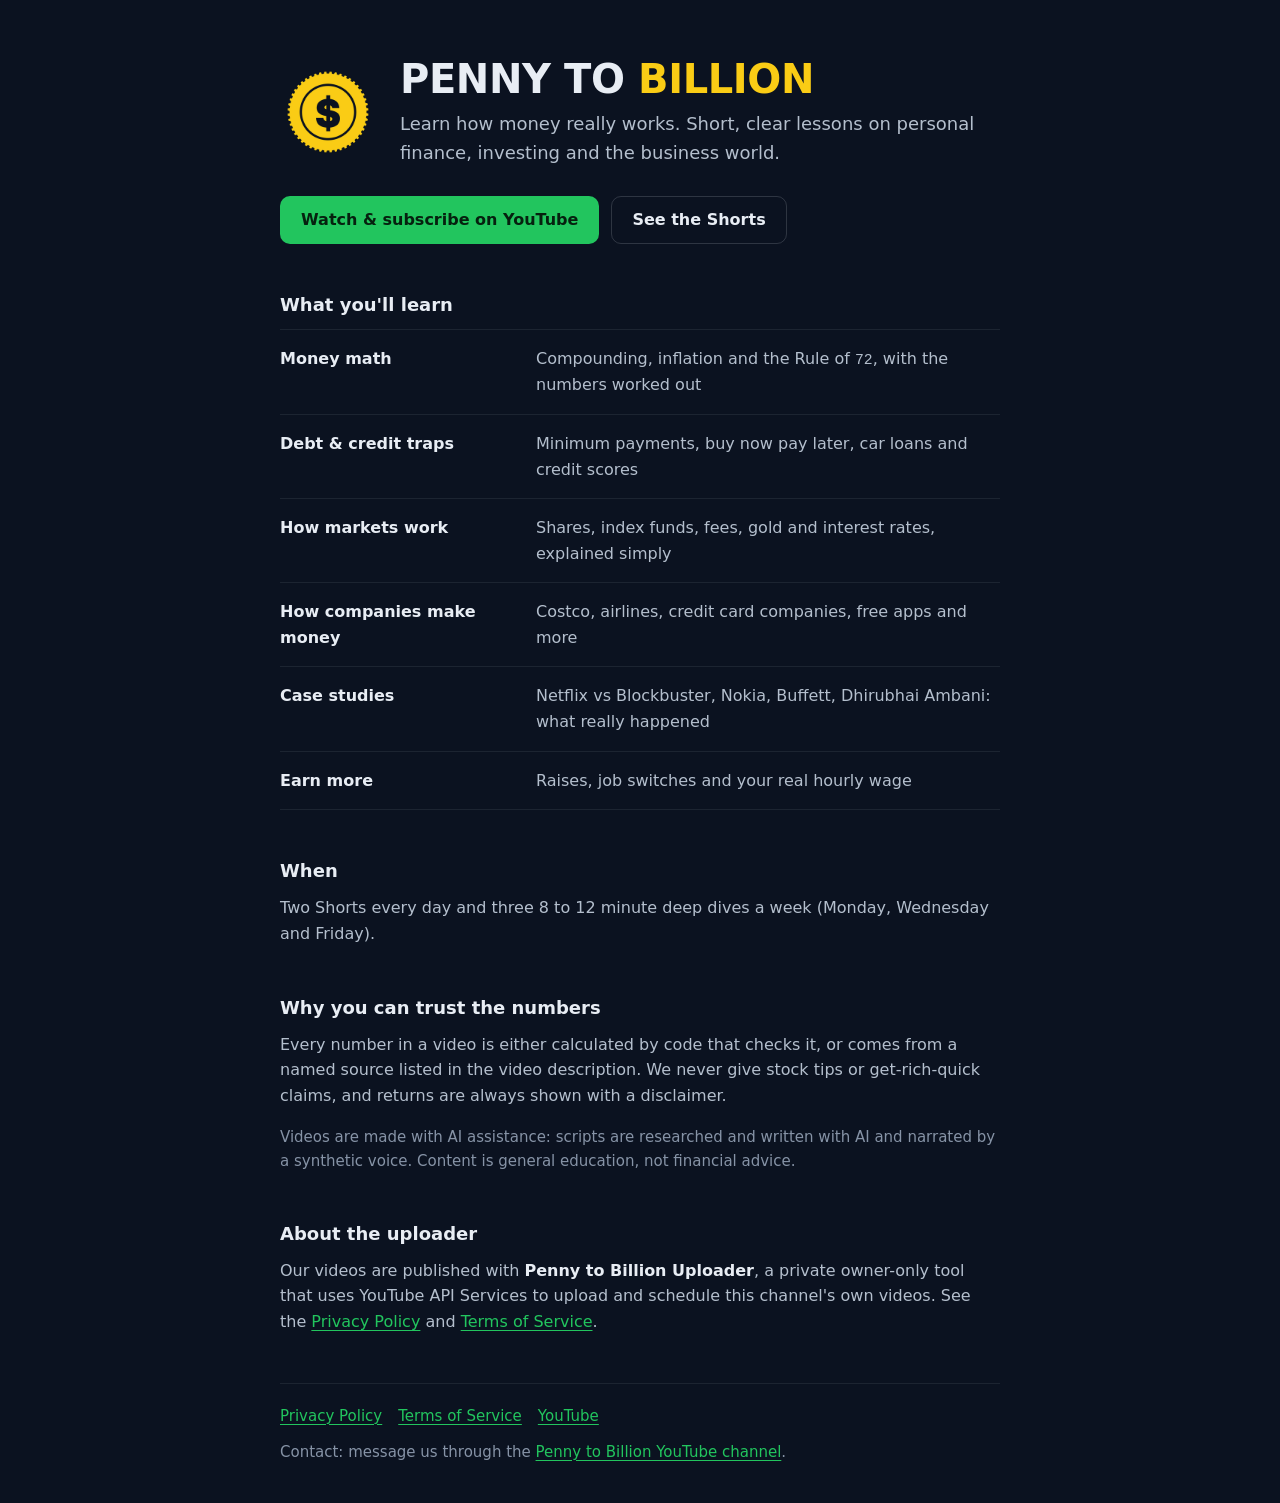
<file: site/index.html>
<!doctype html>
<html lang="en">
<head>
<meta charset="utf-8">
<meta name="viewport" content="width=device-width, initial-scale=1">
<title>Penny to Billion</title>
<meta name="description" content="Penny to Billion: short, clear YouTube lessons on personal finance, investing and how the business world works. Every number is checked.">
<meta property="og:title" content="Penny to Billion">
<meta property="og:description" content="From your wallet to the world's biggest companies. New Shorts daily, deep dives 3x a week.">
<meta property="og:image" content="https://aarushagrawal267-maker.github.io/og-image.jpg">
<meta property="og:url" content="https://aarushagrawal267-maker.github.io/">
<meta property="og:type" content="website">
<meta name="twitter:card" content="summary_large_image">
<meta name="theme-color" content="#0b1220">
<link rel="icon" type="image/png" href="favicon.png">
<link rel="stylesheet" href="styles.css">
</head>
<body>
<main>
  <div class="hero">
    <img src="logo.png" alt="Penny to Billion coin logo" width="96" height="96">
    <div>
      <h1>PENNY TO <span>BILLION</span></h1>
      <p class="lead">Learn how money really works. Short, clear lessons on personal finance, investing and the business world.</p>
    </div>
  </div>
  <div class="actions">
    <a class="button" href="https://www.youtube.com/channel/UC-DK-CcVvDnkZoehOWGWlBg?sub_confirmation=1">Watch &amp; subscribe on YouTube</a>
    <a class="button ghost" href="https://www.youtube.com/channel/UC-DK-CcVvDnkZoehOWGWlBg/shorts">See the Shorts</a>
  </div>

  <h2>What you'll learn</h2>
  <ul class="grid">
    <li><strong>Money math</strong><span>Compounding, inflation and the Rule of <span class="num">72</span>, with the numbers worked out</span></li>
    <li><strong>Debt &amp; credit traps</strong><span>Minimum payments, buy now pay later, car loans and credit scores</span></li>
    <li><strong>How markets work</strong><span>Shares, index funds, fees, gold and interest rates, explained simply</span></li>
    <li><strong>How companies make money</strong><span>Costco, airlines, credit card companies, free apps and more</span></li>
    <li><strong>Case studies</strong><span>Netflix vs Blockbuster, Nokia, Buffett, Dhirubhai Ambani: what really happened</span></li>
    <li><strong>Earn more</strong><span>Raises, job switches and your real hourly wage</span></li>
  </ul>

  <h2>When</h2>
  <p>Two Shorts every day and three 8 to 12 minute deep dives a week (Monday, Wednesday and Friday).</p>

  <h2>Why you can trust the numbers</h2>
  <p>Every number in a video is either calculated by code that checks it, or comes from a named source listed in the video description. We never give stock tips or get-rich-quick claims, and returns are always shown with a disclaimer.</p>
  <p class="note">Videos are made with AI assistance: scripts are researched and written with AI and narrated by a synthetic voice. Content is general education, not financial advice.</p>

  <h2>About the uploader</h2>
  <p>Our videos are published with <strong>Penny to Billion Uploader</strong>, a private owner-only tool that uses YouTube API Services to upload and schedule this channel's own videos. See the <a href="privacy.html">Privacy Policy</a> and <a href="terms.html">Terms of Service</a>.</p>

  <footer>
    <a href="privacy.html">Privacy Policy</a><a href="terms.html">Terms of Service</a><a href="https://www.youtube.com/channel/UC-DK-CcVvDnkZoehOWGWlBg">YouTube</a>
    <p>Contact: message us through the <a href="https://www.youtube.com/channel/UC-DK-CcVvDnkZoehOWGWlBg/about">Penny to Billion YouTube channel</a>.</p>
  </footer>
</main>
</body>
</html>
</file>
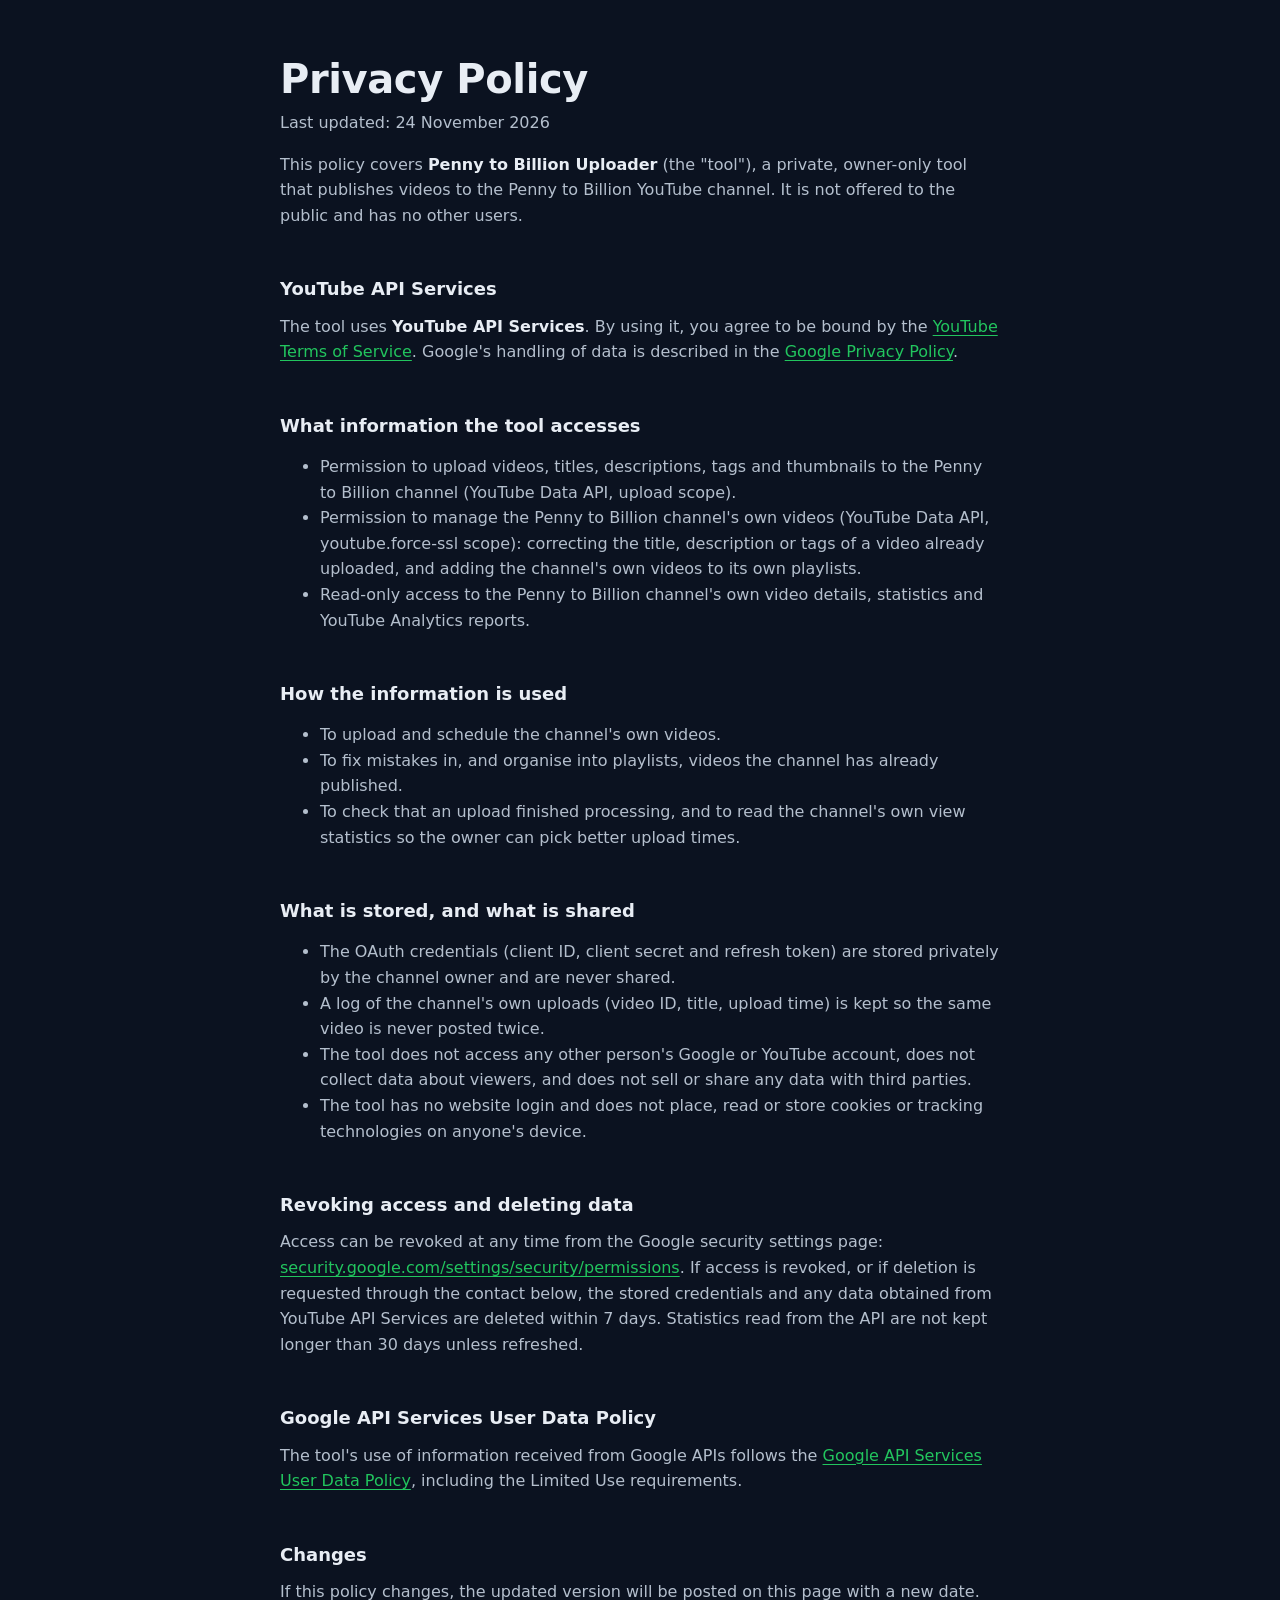
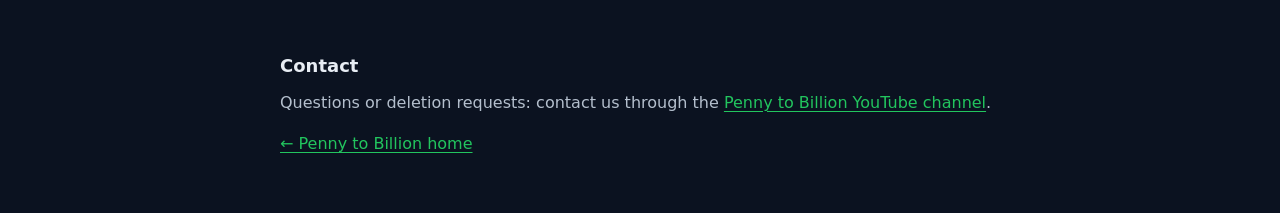
<file: site/privacy.html>
<!doctype html>
<html lang="en">
<head>
<meta charset="utf-8">
<meta name="viewport" content="width=device-width, initial-scale=1">
<title>Privacy Policy · Penny to Billion</title>
<link rel="icon" type="image/png" href="favicon.png">
<link rel="stylesheet" href="styles.css">
</head>
<body>
<main>
  <h1>Privacy Policy</h1>
  <p>Last updated: 24 November 2026</p>

  <p>This policy covers <strong>Penny to Billion Uploader</strong> (the "tool"), a private, owner-only tool that publishes videos to the Penny to Billion YouTube channel. It is not offered to the public and has no other users.</p>

  <h2>YouTube API Services</h2>
  <p>The tool uses <strong>YouTube API Services</strong>. By using it, you agree to be bound by the <a href="https://www.youtube.com/t/terms">YouTube Terms of Service</a>. Google's handling of data is described in the <a href="https://policies.google.com/privacy">Google Privacy Policy</a>.</p>

  <h2>What information the tool accesses</h2>
  <ul>
    <li>Permission to upload videos, titles, descriptions, tags and thumbnails to the Penny to Billion channel (YouTube Data API, upload scope).</li>
    <li>Permission to manage the Penny to Billion channel's own videos (YouTube Data API, youtube.force-ssl scope): correcting the title, description or tags of a video already uploaded, and adding the channel's own videos to its own playlists.</li>
    <li>Read-only access to the Penny to Billion channel's own video details, statistics and YouTube Analytics reports.</li>
  </ul>

  <h2>How the information is used</h2>
  <ul>
    <li>To upload and schedule the channel's own videos.</li>
    <li>To fix mistakes in, and organise into playlists, videos the channel has already published.</li>
    <li>To check that an upload finished processing, and to read the channel's own view statistics so the owner can pick better upload times.</li>
  </ul>

  <h2>What is stored, and what is shared</h2>
  <ul>
    <li>The OAuth credentials (client ID, client secret and refresh token) are stored privately by the channel owner and are never shared.</li>
    <li>A log of the channel's own uploads (video ID, title, upload time) is kept so the same video is never posted twice.</li>
    <li>The tool does not access any other person's Google or YouTube account, does not collect data about viewers, and does not sell or share any data with third parties.</li>
    <li>The tool has no website login and does not place, read or store cookies or tracking technologies on anyone's device.</li>
  </ul>

  <h2>Revoking access and deleting data</h2>
  <p>Access can be revoked at any time from the Google security settings page: <a href="https://security.google.com/settings/security/permissions">security.google.com/settings/security/permissions</a>. If access is revoked, or if deletion is requested through the contact below, the stored credentials and any data obtained from YouTube API Services are deleted within 7 days. Statistics read from the API are not kept longer than 30 days unless refreshed.</p>

  <h2>Google API Services User Data Policy</h2>
  <p>The tool's use of information received from Google APIs follows the <a href="https://developers.google.com/terms/api-services-user-data-policy">Google API Services User Data Policy</a>, including the Limited Use requirements.</p>

  <h2>Changes</h2>
  <p>If this policy changes, the updated version will be posted on this page with a new date.</p>

  <h2>Contact</h2>
  <p>Questions or deletion requests: contact us through the <a href="https://www.youtube.com/channel/UC-DK-CcVvDnkZoehOWGWlBg/about">Penny to Billion YouTube channel</a>.</p>
  <p><a href="index.html">← Penny to Billion home</a></p>
</main>
</body>
</html>
</file>
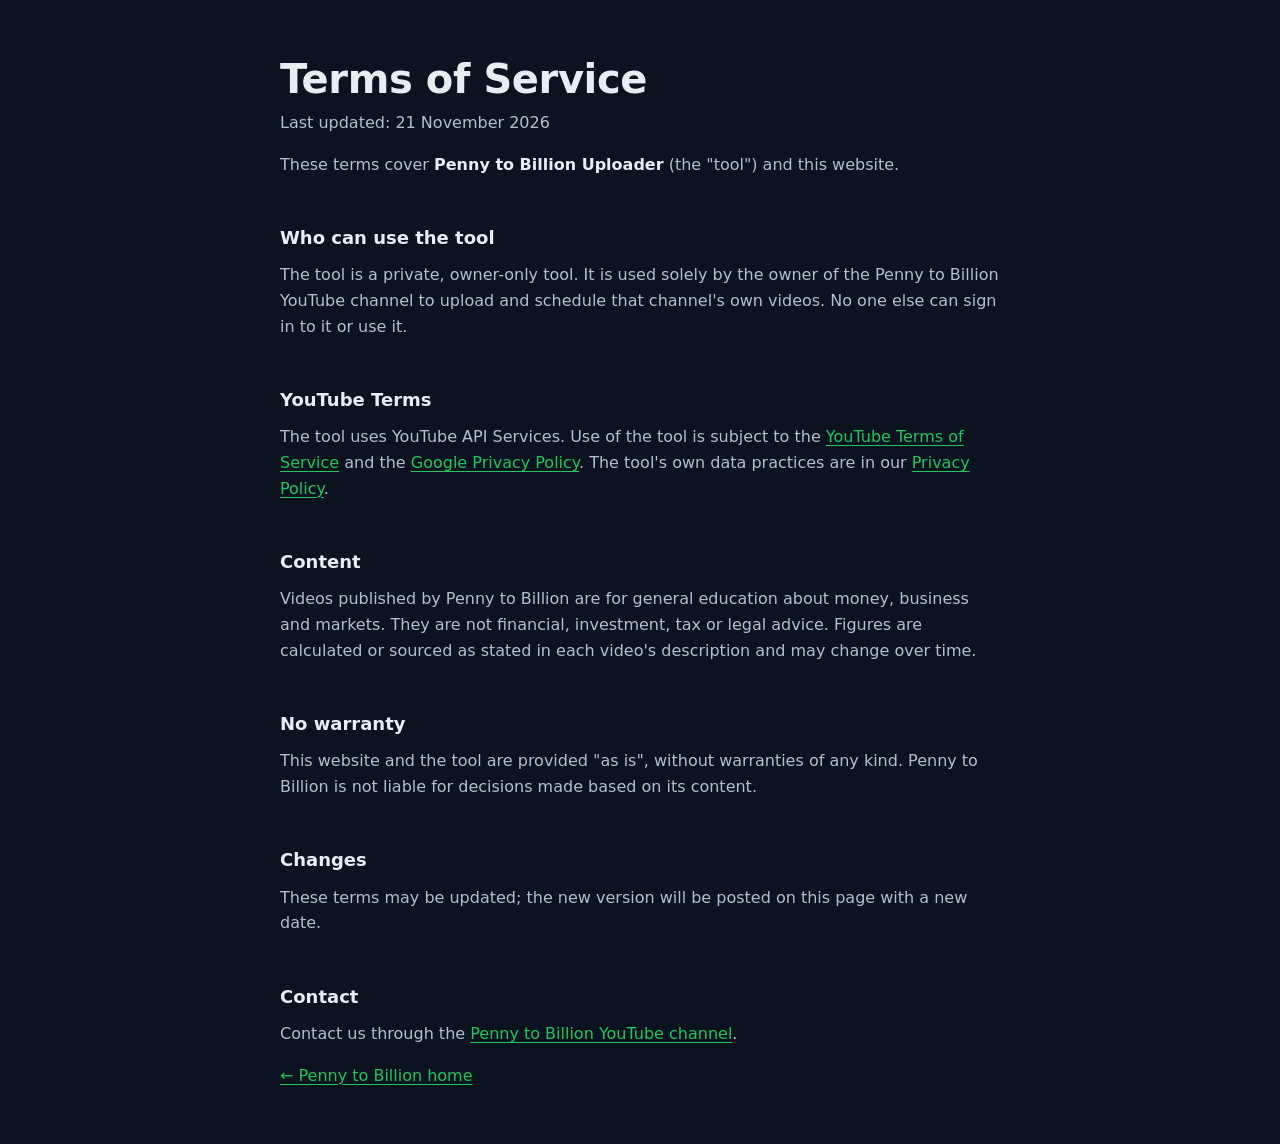
<file: site/terms.html>
<!doctype html>
<html lang="en">
<head>
<meta charset="utf-8">
<meta name="viewport" content="width=device-width, initial-scale=1">
<title>Terms of Service · Penny to Billion</title>
<link rel="icon" type="image/png" href="favicon.png">
<link rel="stylesheet" href="styles.css">
</head>
<body>
<main>
  <h1>Terms of Service</h1>
  <p>Last updated: 21 November 2026</p>

  <p>These terms cover <strong>Penny to Billion Uploader</strong> (the "tool") and this website.</p>

  <h2>Who can use the tool</h2>
  <p>The tool is a private, owner-only tool. It is used solely by the owner of the Penny to Billion YouTube channel to upload and schedule that channel's own videos. No one else can sign in to it or use it.</p>

  <h2>YouTube Terms</h2>
  <p>The tool uses YouTube API Services. Use of the tool is subject to the <a href="https://www.youtube.com/t/terms">YouTube Terms of Service</a> and the <a href="https://policies.google.com/privacy">Google Privacy Policy</a>. The tool's own data practices are in our <a href="privacy.html">Privacy Policy</a>.</p>

  <h2>Content</h2>
  <p>Videos published by Penny to Billion are for general education about money, business and markets. They are not financial, investment, tax or legal advice. Figures are calculated or sourced as stated in each video's description and may change over time.</p>

  <h2>No warranty</h2>
  <p>This website and the tool are provided "as is", without warranties of any kind. Penny to Billion is not liable for decisions made based on its content.</p>

  <h2>Changes</h2>
  <p>These terms may be updated; the new version will be posted on this page with a new date.</p>

  <h2>Contact</h2>
  <p>Contact us through the <a href="https://www.youtube.com/channel/UC-DK-CcVvDnkZoehOWGWlBg/about">Penny to Billion YouTube channel</a>.</p>
  <p><a href="index.html">← Penny to Billion home</a></p>
</main>
</body>
</html>
</file>
<file: site/styles.css>
:root {
  --bg: #0b1220; --panel: #111b30; --line: rgba(226, 232, 240, 0.08); --line-strong: rgba(226, 232, 240, 0.16);
  --text: #e8edf4; --muted: #b4bfcd; --dim: #8693a6;
  --green: #22c55e; --green-hover: #4ade80; --gold: #facc15;
  --mono: ui-monospace, "SF Mono", "Cascadia Mono", Menlo, Consolas, monospace;
  --ease: cubic-bezier(0.2, 0, 0, 1);
}
* { box-sizing: border-box; }
body { margin: 0; background: var(--bg); color: var(--muted); font-family: system-ui, -apple-system, "Segoe UI", Roboto, sans-serif; line-height: 1.6; }
main { max-width: 760px; margin: 0 auto; padding: 56px 20px 40px; }
h1 { color: var(--text); font-size: 2.5rem; font-weight: 600; line-height: 1.15; margin: 0 0 8px; letter-spacing: -0.01em; }
h1 span { color: var(--gold); }
h2 { color: var(--text); font-size: 1.125rem; font-weight: 600; line-height: 1.4; margin: 48px 0 12px; }
p, li { color: var(--muted); }
p { margin: 0 0 16px; }
strong { color: var(--text); font-weight: 600; }
a { color: var(--green); overflow-wrap: anywhere; text-underline-offset: 3px; text-decoration-thickness: 1px; transition: color 150ms var(--ease); }
a:hover { color: var(--green-hover); }
a:focus-visible, .button:focus-visible { outline: 2px solid var(--text); outline-offset: 2px; }
.num { font-family: var(--mono); font-size: 0.92em; font-variant-numeric: tabular-nums; }

.hero { display: flex; gap: 24px; align-items: center; flex-wrap: wrap; }
.hero > div { flex: 1 1 320px; }
.hero img { display: block; width: 96px; height: 96px; border-radius: 50%; }
.lead { font-size: 1.125rem; margin: 4px 0 0; }

.actions { display: flex; flex-wrap: wrap; gap: 12px; margin-top: 28px; }
.button { display: inline-block; background: var(--green); color: #06210f; font-weight: 600; text-decoration: none; line-height: 1.5;
  padding: 11px 20px; border-radius: 10px; border: 1px solid transparent;
  transition: background-color 150ms var(--ease), border-color 150ms var(--ease), color 150ms var(--ease); }
.button:hover { background: var(--green-hover); color: #06210f; }
.button.ghost { background: transparent; color: var(--text); border-color: var(--line-strong); }
.button.ghost:hover { background: rgba(226, 232, 240, 0.04); border-color: rgba(226, 232, 240, 0.28); color: var(--text); }

.grid { padding: 0; margin: 0; list-style: none; border-bottom: 1px solid var(--line); }
.grid li { display: grid; grid-template-columns: 232px 1fr; gap: 4px 24px; margin: 0; padding: 16px 0; border-top: 1px solid var(--line); }
.grid strong { display: block; }
@media (max-width: 560px) { .grid li { grid-template-columns: 1fr; } }

.note { color: var(--dim); font-size: 0.9375rem; }
footer { border-top: 1px solid var(--line); margin-top: 48px; padding-top: 20px; font-size: 0.9375rem; color: var(--dim); }
footer > a { margin-right: 16px; }
footer p { color: var(--dim); margin: 12px 0 0; }
.hero + p { margin-top: 24px; }
</file>
